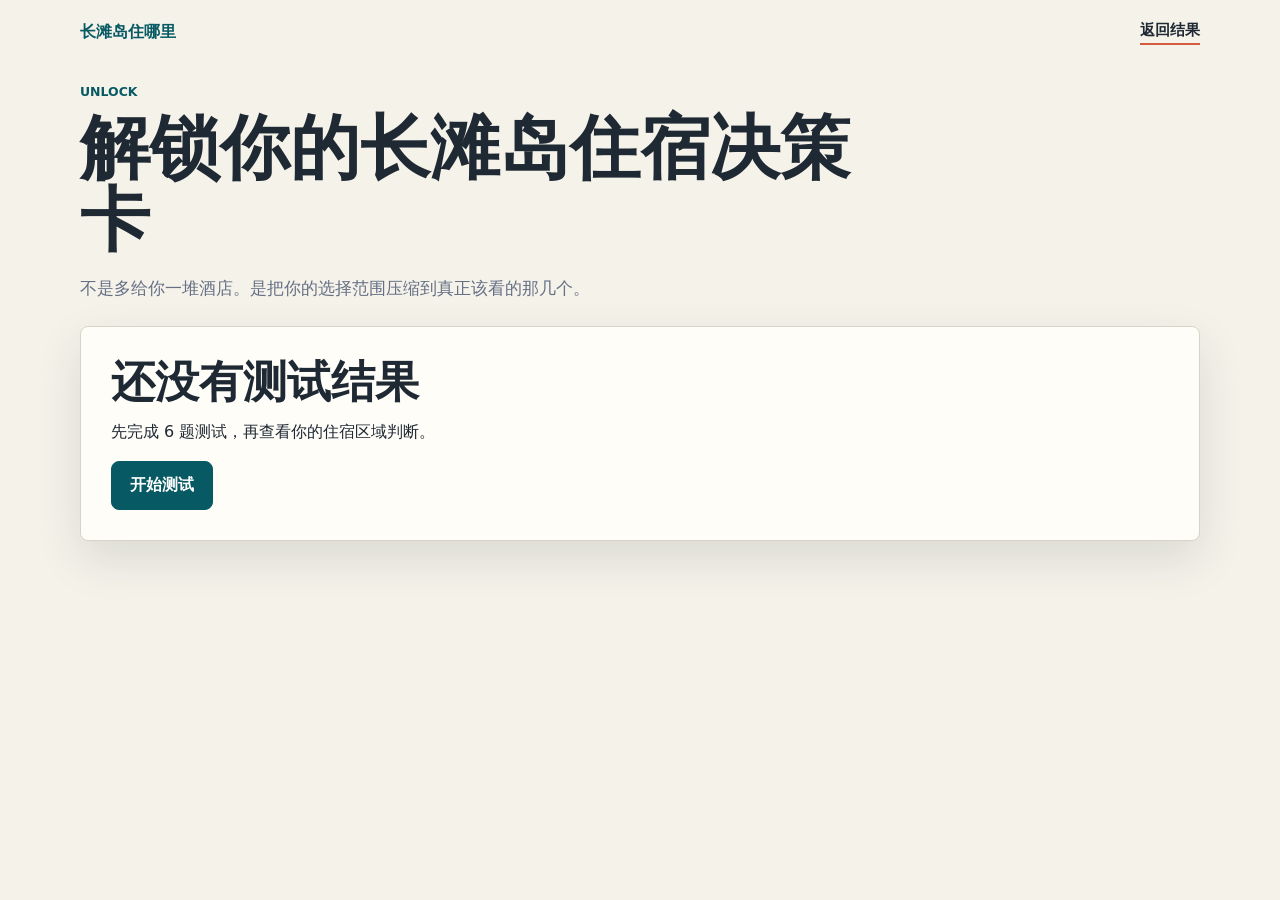
<file: pay/index.html>
<!doctype html>
<html lang="zh-CN">
  <head>
    <meta charset="utf-8" />
    <meta name="viewport" content="width=device-width, initial-scale=1" />
    <title>解锁决策卡 | 长滩岛住哪里？</title>
    <link rel="stylesheet" href="../styles.css" />
  </head>
  <body data-page="pay">
    <header class="site-header">
      <a class="brand" href="../">长滩岛住哪里</a>
      <a class="header-link" id="backToResultLink" href="../result/">返回结果</a>
    </header>

    <main class="page-shell">
      <section class="page-title-block">
        <p class="eyebrow">Unlock</p>
        <h1>解锁你的长滩岛住宿决策卡</h1>
        <p>不是多给你一堆酒店。是把你的选择范围压缩到真正该看的那几个。</p>
      </section>

      <section id="payMount"></section>
    </main>

    <script src="../data/boracay-hotels.js"></script>
    <script src="../app.js"></script>
  </body>
</html>
</file>
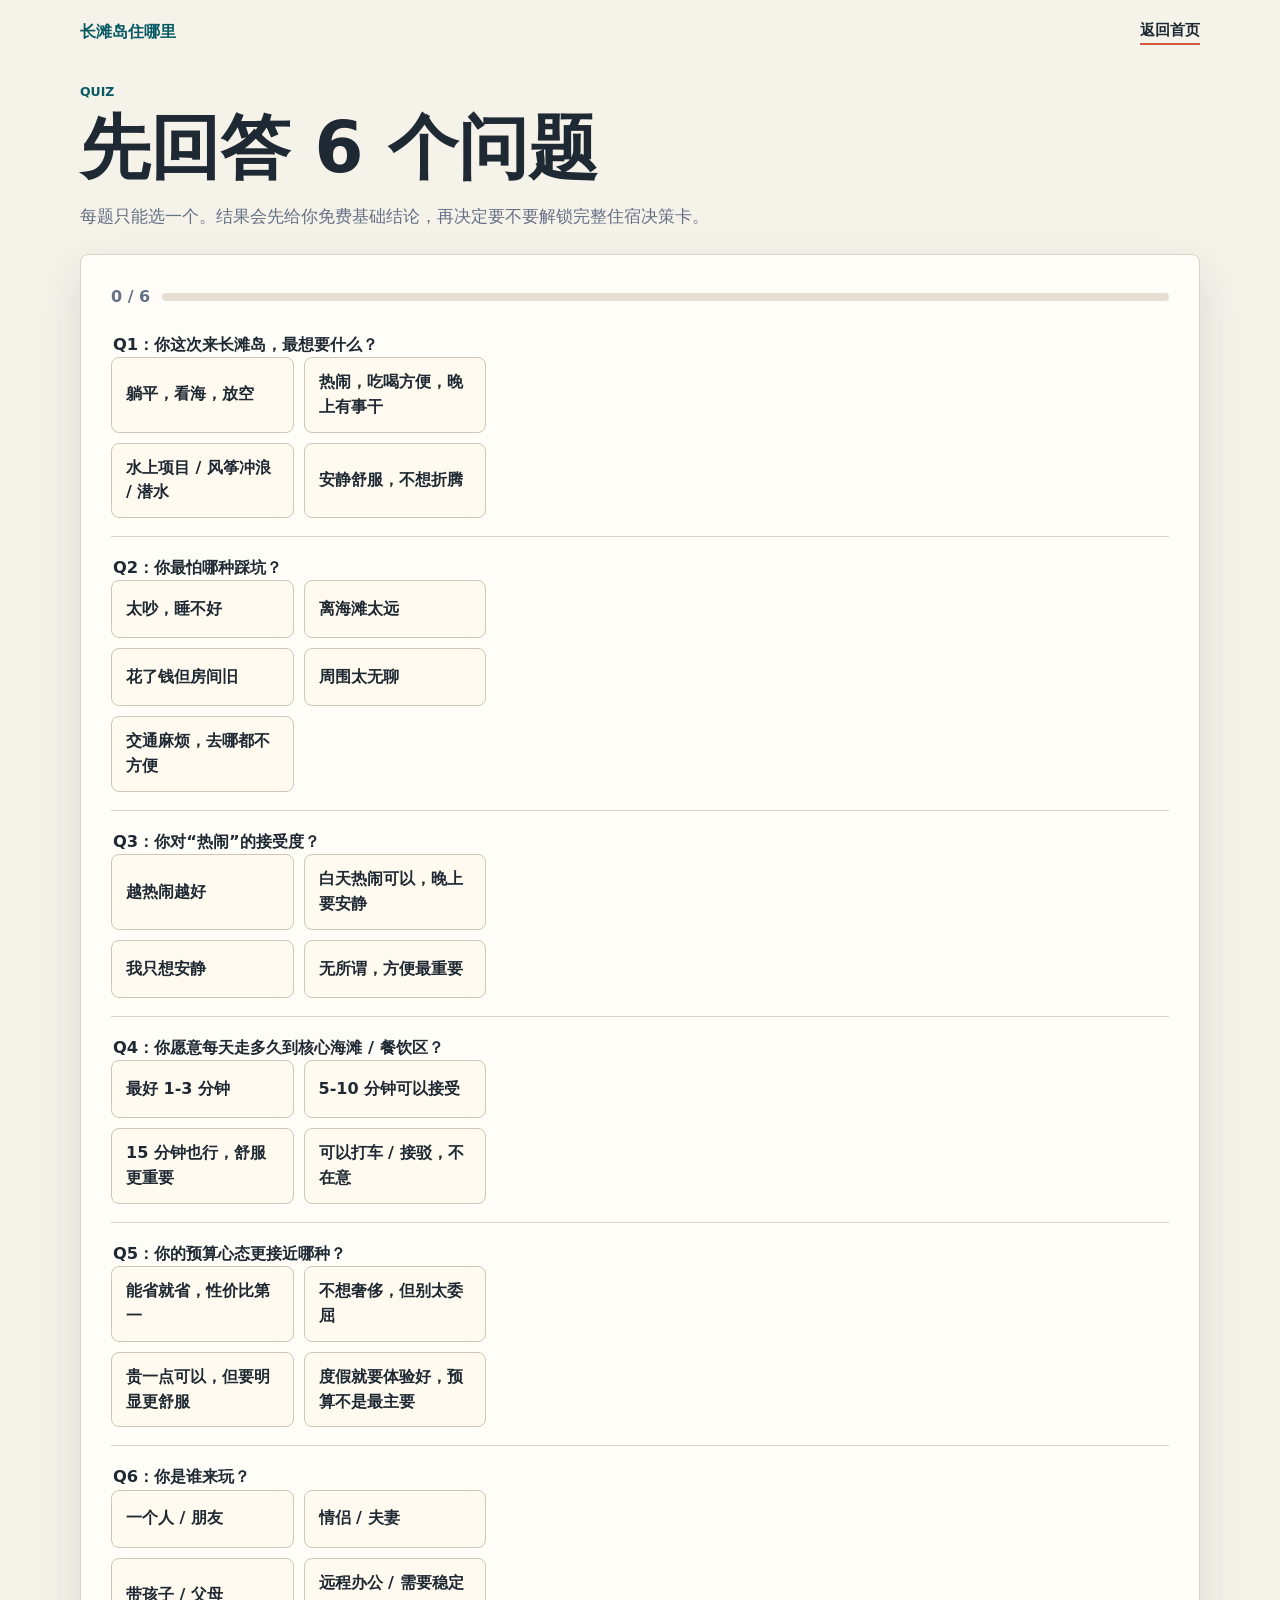
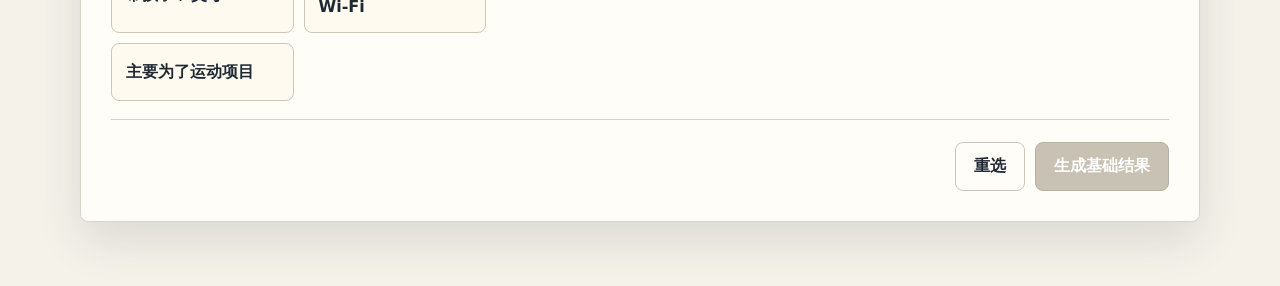
<file: quiz/index.html>
<!doctype html>
<html lang="zh-CN">
  <head>
    <meta charset="utf-8" />
    <meta name="viewport" content="width=device-width, initial-scale=1" />
    <title>6 题测试 | 长滩岛住哪里？</title>
    <link rel="stylesheet" href="../styles.css" />
  </head>
  <body data-page="quiz">
    <header class="site-header">
      <a class="brand" href="../">长滩岛住哪里</a>
      <a class="header-link" href="../">返回首页</a>
    </header>

    <main class="page-shell">
      <section class="page-title-block">
        <p class="eyebrow">Quiz</p>
        <h1>先回答 6 个问题</h1>
        <p>每题只能选一个。结果会先给你免费基础结论，再决定要不要解锁完整住宿决策卡。</p>
      </section>

      <section class="quiz-panel" aria-label="住宿区域问卷">
        <div class="progress-row">
          <span id="progressText">0 / 6</span>
          <div class="progress-track" aria-hidden="true">
            <div id="progressBar" class="progress-bar"></div>
          </div>
        </div>

        <form id="quizForm" class="quiz-form"></form>

        <div class="actions">
          <button id="resetButton" class="ghost-button" type="button">重选</button>
          <button id="resultButton" class="primary-button" type="button" disabled>
            生成基础结果
          </button>
        </div>
      </section>
    </main>

    <script src="../data/boracay-hotels.js"></script>
    <script src="../app.js"></script>
  </body>
</html>
</file>
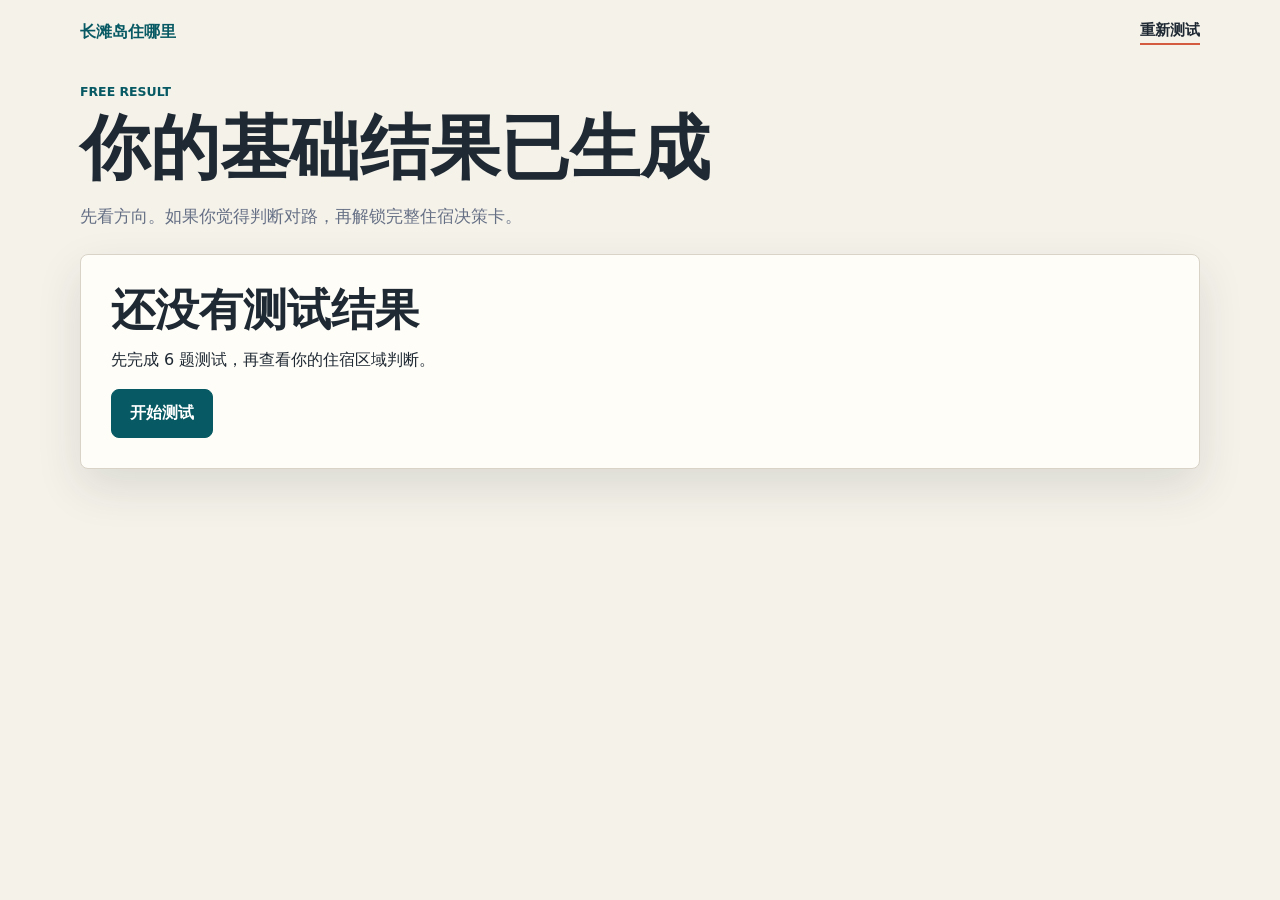
<file: result/index.html>
<!doctype html>
<html lang="zh-CN">
  <head>
    <meta charset="utf-8" />
    <meta name="viewport" content="width=device-width, initial-scale=1" />
    <title>免费结果 | 长滩岛住哪里？</title>
    <link rel="stylesheet" href="../styles.css" />
  </head>
  <body data-page="result">
    <header class="site-header">
      <a class="brand" href="../">长滩岛住哪里</a>
      <a class="header-link" href="../quiz/">重新测试</a>
    </header>

    <main class="page-shell">
      <section class="page-title-block">
        <p class="eyebrow">Free Result</p>
        <h1>你的基础结果已生成</h1>
        <p>先看方向。如果你觉得判断对路，再解锁完整住宿决策卡。</p>
      </section>

      <section id="resultMount"></section>
    </main>

    <script src="../data/boracay-hotels.js"></script>
    <script src="../app.js"></script>
  </body>
</html>
</file>
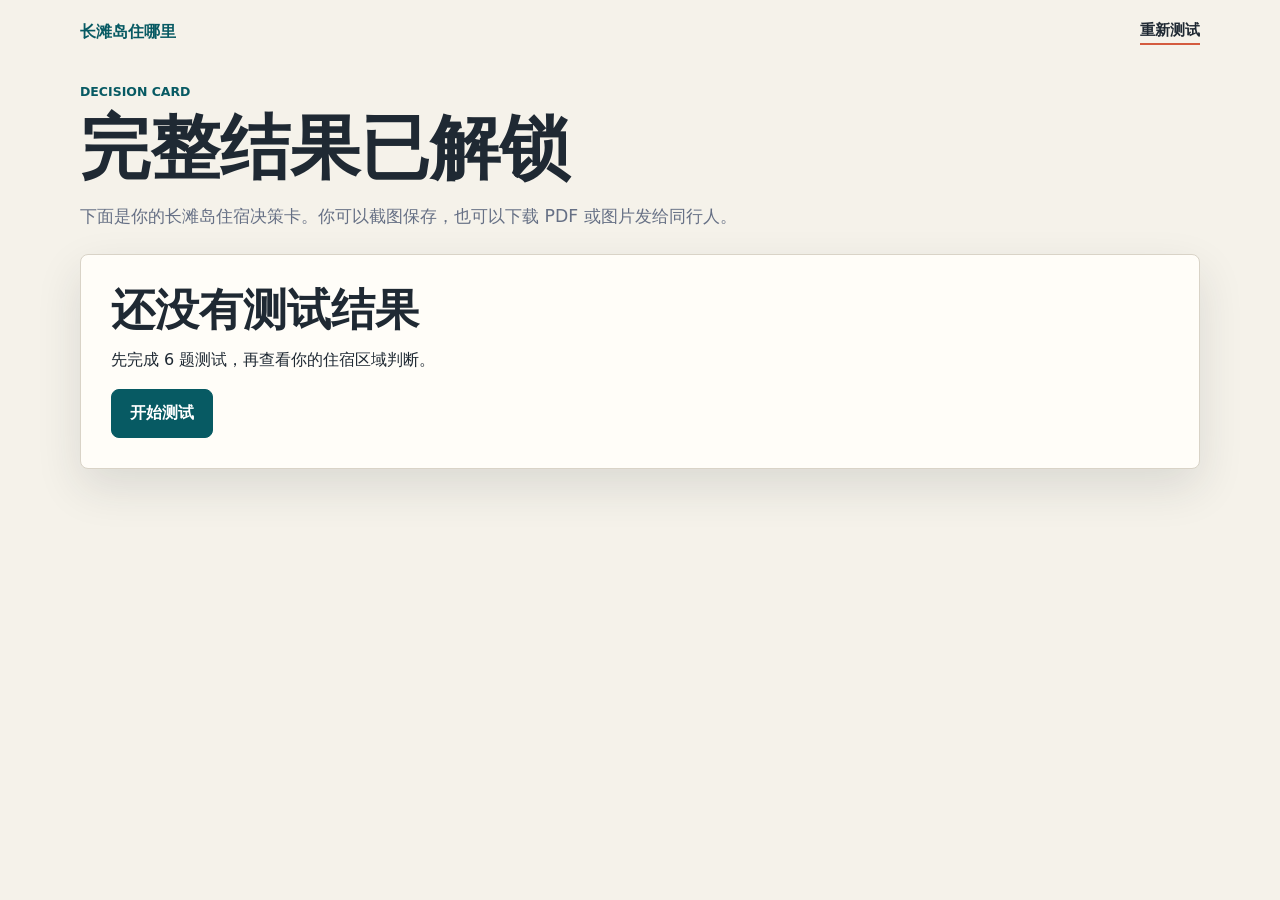
<file: success/index.html>
<!doctype html>
<html lang="zh-CN">
  <head>
    <meta charset="utf-8" />
    <meta name="viewport" content="width=device-width, initial-scale=1" />
    <title>完整决策卡 | 长滩岛住哪里？</title>
    <link rel="stylesheet" href="../styles.css" />
  </head>
  <body data-page="success">
    <header class="site-header">
      <a class="brand" href="../">长滩岛住哪里</a>
      <a class="header-link" href="../quiz/">重新测试</a>
    </header>

    <main class="page-shell">
      <section class="page-title-block no-print">
        <p class="eyebrow">Decision Card</p>
        <h1>完整结果已解锁</h1>
        <p>下面是你的长滩岛住宿决策卡。你可以截图保存，也可以下载 PDF 或图片发给同行人。</p>
      </section>

      <section id="successMount"></section>
    </main>

    <script src="../data/boracay-hotels.js"></script>
    <script src="../app.js"></script>
  </body>
</html>
</file>
<file: styles.css>
:root {
  color-scheme: light;
  --bg: #f5f2ea;
  --panel: #fffdf8;
  --ink: #1f2933;
  --muted: #667085;
  --line: #d9d3c7;
  --teal: #007c89;
  --teal-deep: #075a63;
  --coral: #d45b3f;
  --sand: #fff4dd;
  --green: #2f7d57;
  --shadow: 0 18px 46px rgba(31, 41, 51, 0.12);
}

* {
  box-sizing: border-box;
}

body {
  margin: 0;
  min-width: 320px;
  background: var(--bg);
  color: var(--ink);
  font-family:
    Inter, ui-sans-serif, system-ui, -apple-system, BlinkMacSystemFont, "Segoe UI",
    sans-serif;
  line-height: 1.55;
}

button,
input {
  font: inherit;
}

a {
  color: inherit;
}

h1,
h2,
h3,
h4,
p {
  margin-top: 0;
}

h1 {
  margin-bottom: 18px;
  font-size: clamp(2.45rem, 7vw, 5.2rem);
  line-height: 1.02;
  letter-spacing: 0;
}

h2 {
  margin-bottom: 14px;
  font-size: clamp(1.6rem, 4vw, 2.75rem);
  line-height: 1.12;
  letter-spacing: 0;
}

h3 {
  margin-bottom: 10px;
  font-size: 1.05rem;
}

.site-header {
  display: flex;
  width: min(1120px, calc(100% - 32px));
  min-height: 64px;
  margin: 0 auto;
  align-items: center;
  justify-content: space-between;
  gap: 18px;
}

.brand,
.header-link {
  text-decoration: none;
}

.brand {
  color: var(--teal-deep);
  font-weight: 850;
}

.header-link {
  border-bottom: 2px solid var(--coral);
  color: var(--ink);
  font-size: 0.94rem;
  font-weight: 800;
}

.hero-band,
.content-band,
.final-cta,
.page-shell {
  width: min(1120px, calc(100% - 32px));
  margin: 0 auto;
}

.hero-band {
  display: grid;
  grid-template-columns: minmax(0, 1.05fr) minmax(300px, 0.95fr);
  gap: 24px;
  align-items: stretch;
  padding: 18px 0 26px;
}

.hero-copy,
.hero-photo,
.sample-result,
.info-card,
.result-card,
.locked-panel,
.price-card,
.value-block,
.decision-card,
.empty-state,
.quiz-panel {
  border: 1px solid var(--line);
  border-radius: 8px;
  background: var(--panel);
  box-shadow: var(--shadow);
}

.hero-copy {
  display: flex;
  min-height: 430px;
  flex-direction: column;
  justify-content: center;
  padding: clamp(28px, 5vw, 58px);
}

.eyebrow {
  margin-bottom: 12px;
  color: var(--teal-deep);
  font-size: 0.78rem;
  font-weight: 850;
  text-transform: uppercase;
}

.hero-subtitle {
  max-width: 680px;
  margin-bottom: 28px;
  color: #344054;
  font-size: clamp(1.08rem, 2.2vw, 1.38rem);
}

.hero-actions {
  display: flex;
  flex-wrap: wrap;
  gap: 14px;
  align-items: center;
}

.hero-actions p {
  max-width: 320px;
  margin: 0;
  color: var(--muted);
  font-size: 0.92rem;
}

.hero-photo {
  position: relative;
  min-height: 430px;
  overflow: hidden;
}

.hero-photo img {
  display: block;
  width: 100%;
  height: 100%;
  min-height: 430px;
  object-fit: cover;
}

.hero-photo figcaption {
  position: absolute;
  right: 10px;
  bottom: 8px;
  max-width: calc(100% - 20px);
  border-radius: 4px;
  background: rgba(255, 253, 248, 0.86);
  color: #344054;
  font-size: 0.72rem;
  padding: 4px 7px;
}

.trust-row {
  display: grid;
  width: min(1120px, calc(100% - 32px));
  margin: 0 auto 34px;
  grid-template-columns: repeat(3, 1fr);
  gap: 10px;
}

.trust-row p {
  margin: 0;
  border-left: 4px solid var(--coral);
  background: #fffdf8;
  color: #344054;
  font-weight: 800;
  padding: 13px 16px;
}

.content-band {
  padding: 56px 0;
  border-top: 1px solid var(--line);
}

.split-band,
.preview-band {
  display: grid;
  grid-template-columns: minmax(220px, 0.75fr) minmax(0, 1.25fr);
  gap: 32px;
  align-items: start;
}

.long-copy {
  max-width: 760px;
  color: #344054;
  font-size: 1.04rem;
}

.strong-line {
  color: var(--teal-deep);
  font-weight: 850;
}

.section-heading {
  max-width: 720px;
  margin-bottom: 22px;
}

.muted-copy,
.fine-print {
  color: var(--muted);
}

.steps-grid,
.compare-grid,
.pay-layout {
  display: grid;
  grid-template-columns: repeat(3, minmax(0, 1fr));
  gap: 14px;
}

.compare-grid,
.pay-layout {
  grid-template-columns: repeat(2, minmax(0, 1fr));
}

.info-card,
.sample-result,
.result-card,
.locked-panel,
.price-card,
.value-block,
.decision-card,
.empty-state,
.quiz-panel {
  padding: clamp(18px, 3.5vw, 30px);
}

.step-number {
  display: inline-grid;
  width: 34px;
  height: 34px;
  margin-bottom: 16px;
  border-radius: 999px;
  place-items: center;
  background: var(--teal);
  color: #fff;
  font-weight: 850;
}

.sample-result {
  border-color: rgba(0, 124, 137, 0.36);
  background: #f6fffc;
}

.sample-label,
.price-line {
  color: var(--coral);
  font-weight: 850;
}

.featured-card {
  border-color: rgba(212, 91, 63, 0.4);
  background: #fff8ee;
}

.price-line {
  font-size: 2.2rem;
  line-height: 1;
}

.plain-list {
  display: grid;
  gap: 9px;
  margin: 0;
  padding-left: 20px;
}

.section-cta {
  margin-top: 22px;
}

.faq-band {
  display: grid;
  gap: 10px;
}

details {
  border: 1px solid var(--line);
  border-radius: 8px;
  background: var(--panel);
  padding: 16px 18px;
}

summary {
  cursor: pointer;
  font-weight: 850;
}

details p {
  margin: 12px 0 0;
  color: var(--muted);
}

.final-cta {
  margin-bottom: 56px;
  border-radius: 8px;
  background: var(--teal-deep);
  color: #fff;
  padding: clamp(28px, 5vw, 56px);
  text-align: center;
}

.final-cta p {
  margin-bottom: 22px;
}

.primary-button,
.ghost-button {
  display: inline-flex;
  min-height: 46px;
  align-items: center;
  justify-content: center;
  border-radius: 8px;
  cursor: pointer;
  font-weight: 850;
  padding: 11px 18px;
  text-decoration: none;
}

.primary-button {
  border: 1px solid var(--teal-deep);
  background: var(--teal-deep);
  color: #fff;
}

.final-cta .primary-button {
  border-color: #fff;
  background: #fff;
  color: var(--teal-deep);
}

.primary-button:disabled {
  border-color: #b8b0a2;
  background: #c9c1b3;
  cursor: not-allowed;
}

.ghost-button {
  border: 1px solid #cfc6b7;
  background: transparent;
  color: var(--ink);
}

.page-shell {
  padding: 18px 0 64px;
}

.page-title-block {
  max-width: 820px;
  margin-bottom: 24px;
}

.page-title-block h1 {
  font-size: clamp(2.2rem, 6vw, 4.4rem);
}

.page-title-block p:not(.eyebrow) {
  color: var(--muted);
  font-size: 1.08rem;
}

.progress-row {
  display: grid;
  grid-template-columns: auto minmax(120px, 1fr);
  gap: 12px;
  align-items: center;
  margin-bottom: 22px;
  color: var(--muted);
  font-weight: 800;
}

.progress-track {
  height: 8px;
  overflow: hidden;
  border-radius: 999px;
  background: #e6dfd2;
}

.progress-bar {
  width: 0;
  height: 100%;
  border-radius: inherit;
  background: linear-gradient(90deg, var(--teal), var(--coral));
  transition: width 160ms ease;
}

.quiz-form {
  display: grid;
  gap: 18px;
}

.question-block {
  display: grid;
  grid-template-columns: minmax(180px, 0.72fr) minmax(0, 1.28fr);
  gap: 16px;
  align-items: start;
  padding: 0 0 18px;
  border: 0;
  border-bottom: 1px solid var(--line);
  margin: 0;
}

.question-title {
  margin-bottom: 0;
  font-size: 1.02rem;
  font-weight: 850;
}

.options-grid {
  display: grid;
  grid-template-columns: repeat(2, minmax(0, 1fr));
  gap: 10px;
}

.option-button {
  min-height: 58px;
  border: 1px solid #cfc6b7;
  border-radius: 8px;
  background: #fffaf0;
  color: var(--ink);
  cursor: pointer;
  font-weight: 800;
  padding: 12px 14px;
  text-align: left;
}

.option-button:hover {
  border-color: var(--teal);
}

.option-button.is-selected {
  border-color: var(--teal-deep);
  background: var(--teal);
  color: #fff;
}

.actions,
.success-actions {
  display: flex;
  flex-wrap: wrap;
  justify-content: flex-end;
  gap: 10px;
  margin-top: 22px;
}

.result-card,
.locked-panel,
.decision-card,
.empty-state {
  margin-bottom: 18px;
}

.need-summary {
  color: var(--teal-deep);
  font-size: 1.18rem;
  font-weight: 850;
}

.result-columns {
  display: grid;
  grid-template-columns: repeat(2, minmax(0, 1fr));
  gap: 14px;
  margin-top: 18px;
}

.result-columns > div,
.checks-block {
  border: 1px solid var(--line);
  border-radius: 8px;
  background: #fffaf0;
  padding: 16px;
}

.locked-panel {
  display: grid;
  grid-template-columns: minmax(0, 1fr) minmax(220px, 0.7fr);
  gap: 22px;
  align-items: start;
}

.locked-panel .primary-button {
  grid-column: 1 / -1;
  width: fit-content;
}

.pay-layout .price-card {
  grid-row: span 2;
}

.value-block {
  grid-column: 1 / -1;
}

.hero-result-line {
  display: grid;
  gap: 6px;
  margin-bottom: 18px;
}

.hero-result-line span {
  color: var(--muted);
  font-weight: 800;
}

.hero-result-line strong {
  color: var(--teal-deep);
  font-size: clamp(1.6rem, 5vw, 3rem);
  line-height: 1.12;
}

.checks-block {
  margin: 18px 0;
}

.checks-block ol {
  display: grid;
  gap: 10px;
  margin: 0;
  padding-left: 22px;
}

.hotel-list {
  display: grid;
  grid-template-columns: repeat(3, minmax(0, 1fr));
  gap: 12px;
}

.hotel-card {
  display: grid;
  min-height: 220px;
  border: 1px solid var(--line);
  border-radius: 8px;
  background: #fffdf8;
  padding: 16px;
}

.hotel-card h4 {
  margin: 0 0 8px;
  font-size: 1.02rem;
}

.hotel-card p {
  margin-bottom: 10px;
  color: var(--muted);
}

.hotel-meta {
  display: flex;
  flex-wrap: wrap;
  gap: 6px;
  margin-top: auto;
}

.pill {
  border-radius: 999px;
  background: #eaf4f1;
  color: var(--green);
  font-size: 0.76rem;
  font-weight: 850;
  padding: 4px 8px;
}

.watch {
  color: var(--coral) !important;
  font-weight: 800;
}

@media (max-width: 880px) {
  .hero-band,
  .split-band,
  .preview-band,
  .steps-grid,
  .compare-grid,
  .pay-layout,
  .result-columns,
  .locked-panel,
  .hotel-list,
  .question-block {
    grid-template-columns: 1fr;
  }

  .hero-copy,
  .hero-photo,
  .hero-photo img {
    min-height: 0;
  }

  .hero-photo img {
    aspect-ratio: 4 / 3;
  }

  .trust-row {
    grid-template-columns: 1fr;
  }
}

@media (max-width: 560px) {
  .site-header,
  .hero-band,
  .content-band,
  .final-cta,
  .page-shell,
  .trust-row {
    width: min(100% - 20px, 1120px);
  }

  .options-grid {
    grid-template-columns: 1fr;
  }

  .actions,
  .success-actions {
    display: grid;
    grid-template-columns: 1fr;
  }

  .locked-panel .primary-button {
    width: 100%;
  }
}

@media print {
  body {
    background: #fff;
  }

  .site-header,
  .no-print,
  .success-actions {
    display: none !important;
  }

  .page-shell {
    width: 100%;
    padding: 0;
  }

  .decision-card {
    border: 0;
    box-shadow: none;
    padding: 0;
  }

  .hotel-list {
    grid-template-columns: 1fr;
  }
}
</file>
